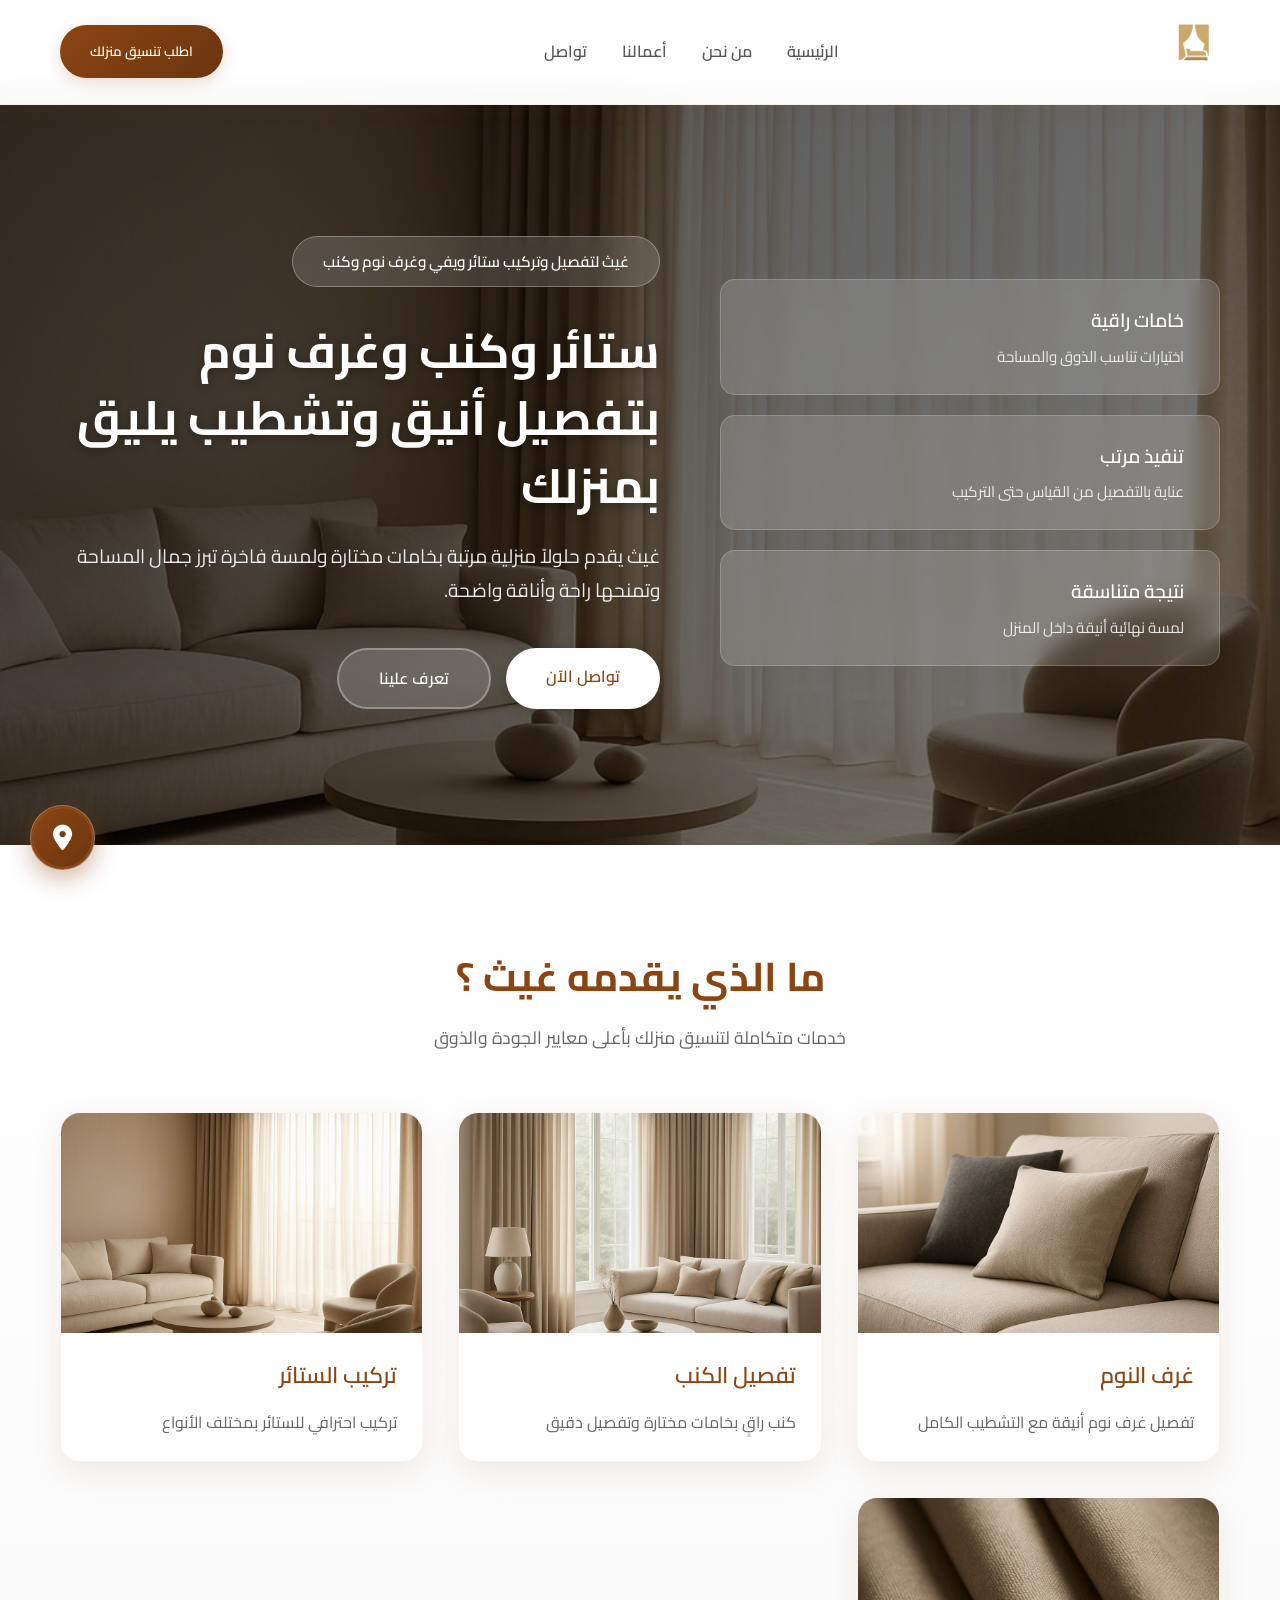
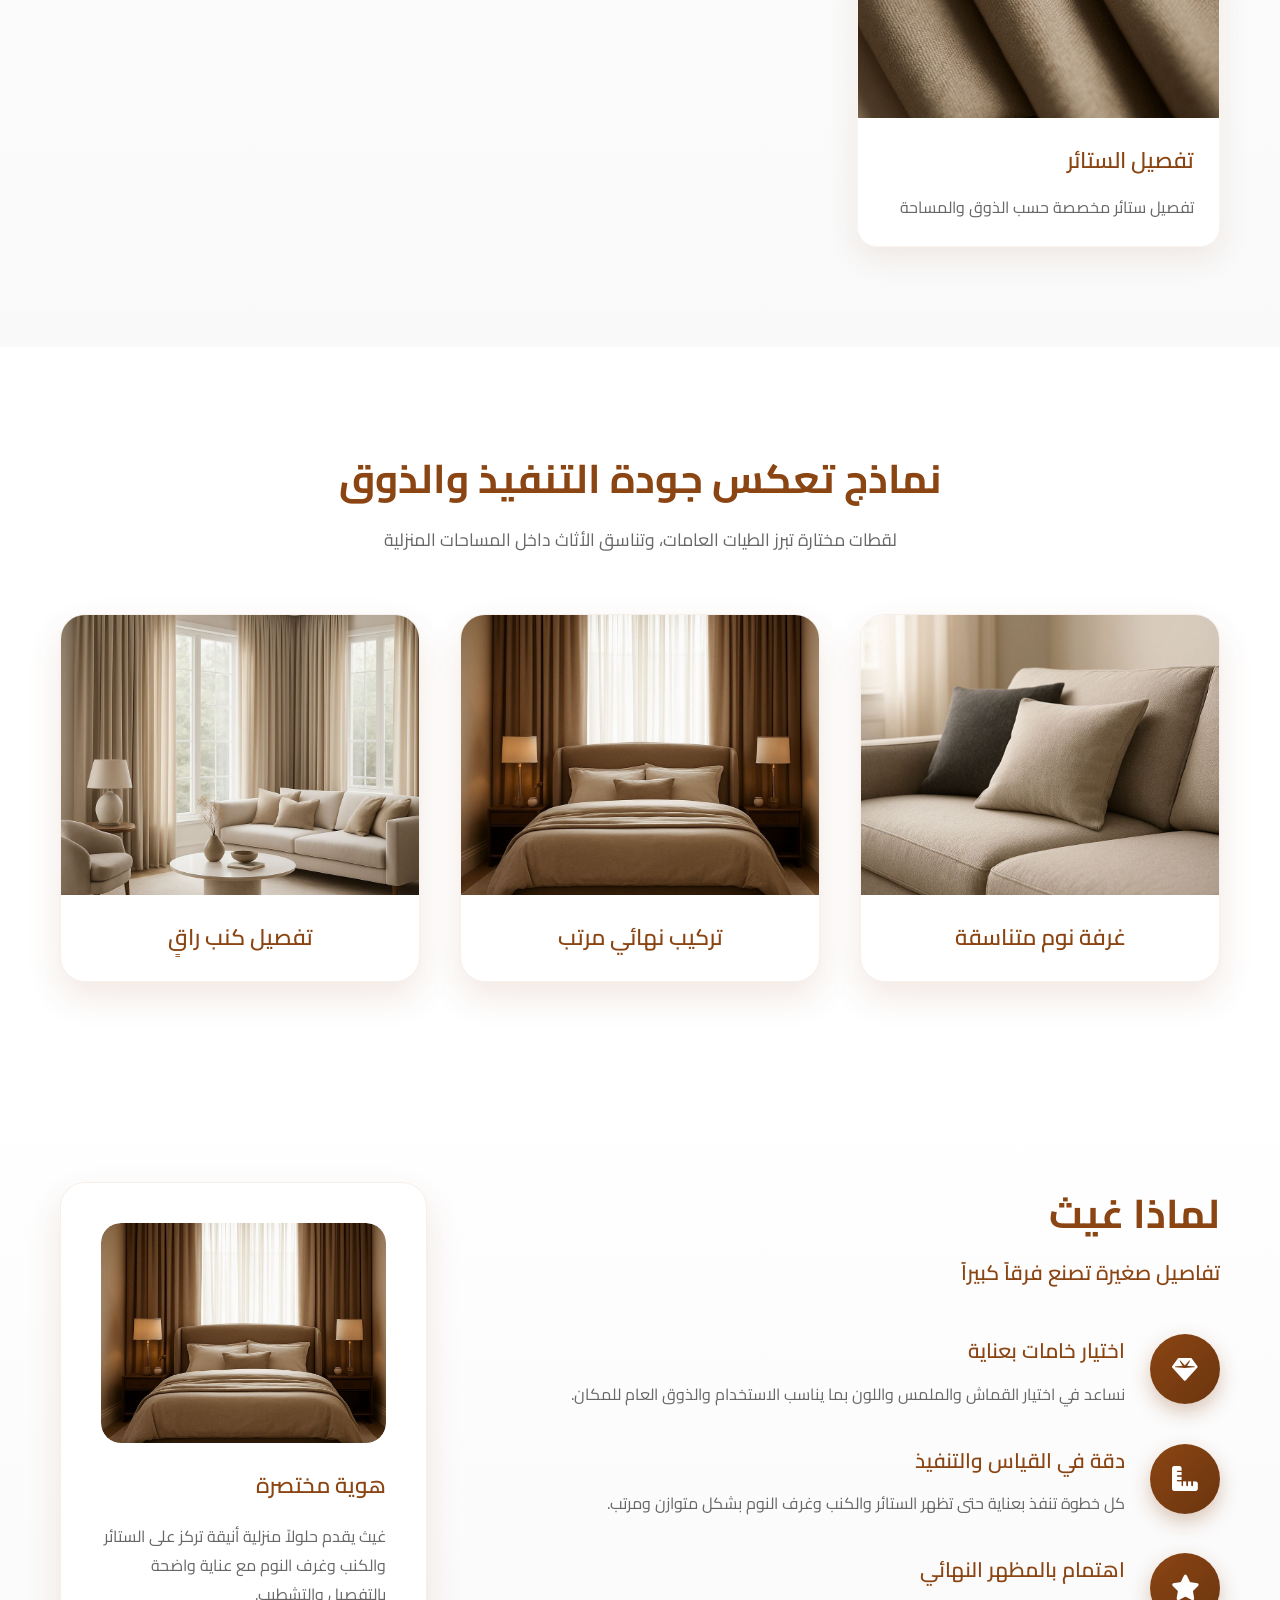
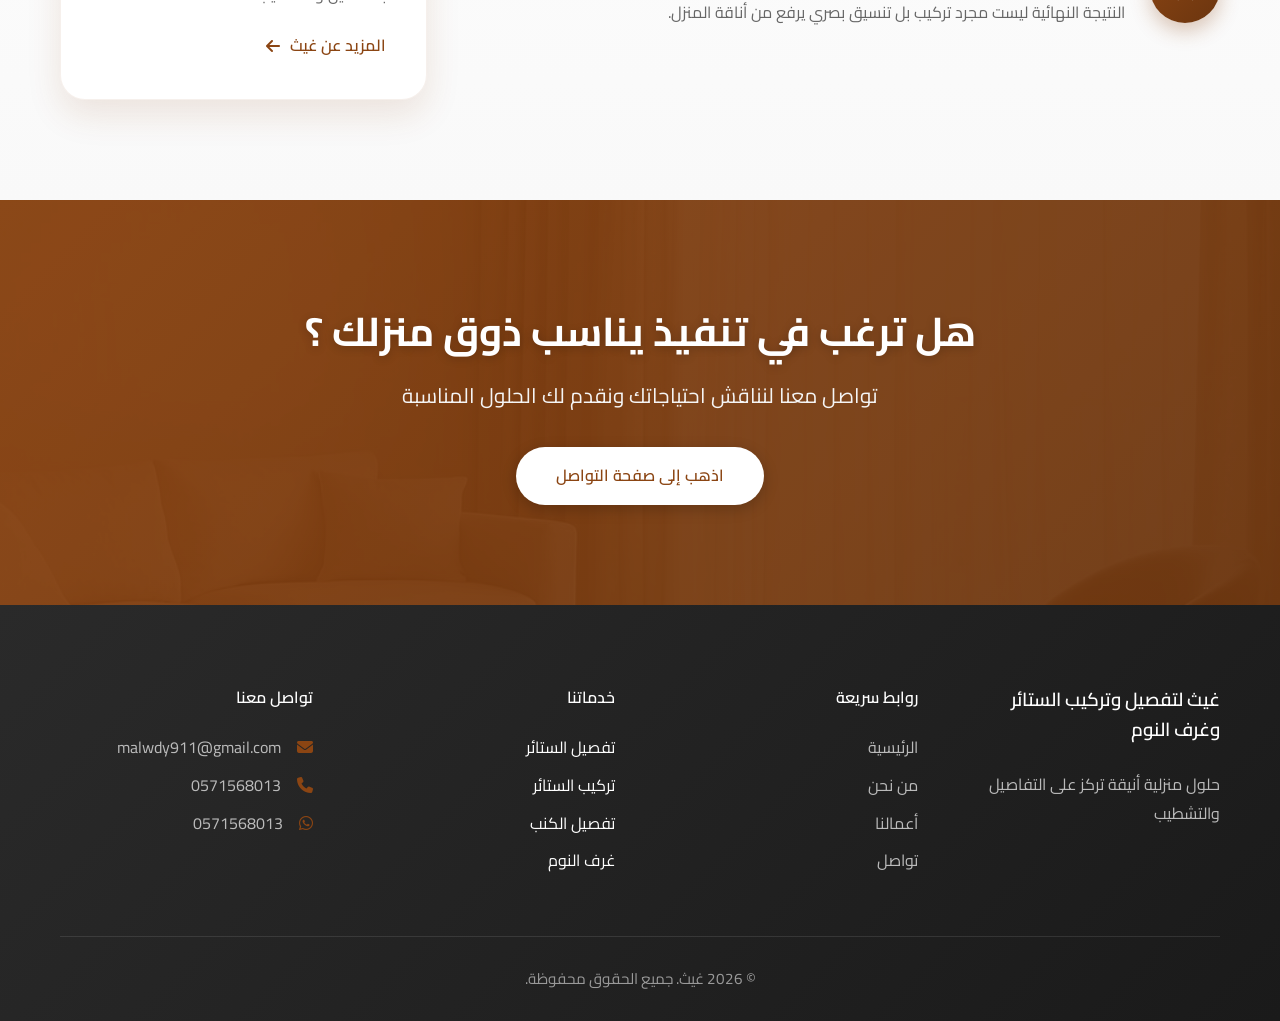
<file: index.html>
<!DOCTYPE html>
<html lang="ar" dir="rtl">
<head>
    <meta name="google-site-verification" content="BeboCpTe2YjAVqlKWO8pGg_2lWOqFAIeKB_dyXPotv4" />
    <meta charset="UTF-8">
    <meta name="viewport" content="width=device-width, initial-scale=1.0">
    <title>غيث - تفصيل وتركيب الستائر وغرف النوم</title>
    <meta name="description" content="غيث لتفصيل وتركيب الستائر وغرف النوم وكنب - خدمات منزلية أنيقة بخامات مختارة وتشطيب راقٍ في المملكة العربية السعودية">
    <meta name="keywords" content="تفصيل الستائر, تركيب الستائر, غرف النوم, تفصيل الكنب, ديكور منزلي, تشطيب منزلي, السعودية">
    <meta name="author" content="غيث">
    <meta name="robots" content="index, follow">
    <meta property="og:title" content="غيث - تفصيل وتركيب الستائر وغرف النوم">
    <meta property="og:description" content="غيث يقدم حلولاً منزلية أنيقة لتفصيل وتركيب الستائر وغرف النوم وكنب">
    <meta property="og:type" content="website">
    <meta property="og:image" content="https://yourusername.github.io/ghaith/images/living-room-1.png">
    <meta name="twitter:card" content="summary_large_image">
    <link rel="stylesheet" href="css/style.css">
    <link rel="stylesheet" href="https://cdnjs.cloudflare.com/ajax/libs/font-awesome/6.4.0/css/all.min.css">
    <link href="https://fonts.googleapis.com/css2?family=Cairo:wght@300;400;600;700;800&display=swap" rel="stylesheet">
</head>
<body>
    <!-- Navigation -->
    <nav class="navbar">
        <div class="container">
            <div class="nav-content">
                <div class="logo">
                    <img src="images/logo.png" alt="غيث" class="logo-img">
                </div>
                <ul class="nav-links">
                    <li><a href="index.html" class="active">الرئيسية</a></li>
                    <li><a href="about.html">من نحن</a></li>
                    <li><a href="portfolio.html">أعمالنا</a></li>
                    <li><a href="contact.html">تواصل</a></li>
                </ul>
                <button class="cta-button">اطلب تنسيق منزلك</button>
                <div class="mobile-menu-btn">
                    <i class="fas fa-bars"></i>
                </div>
            </div>
        </div>
    </nav>

    <!-- Hero Section -->
    <section class="hero">
        <div class="container">
            <div class="hero-content">
                <div class="hero-left">
                    <div class="hero-features">
                        <div class="feature-box">
                            <h3>خامات راقية</h3>
                            <p>اختيارات تناسب الذوق والمساحة</p>
                        </div>
                        <div class="feature-box">
                            <h3>تنفيذ مرتب</h3>
                            <p>عناية بالتفصيل من القياس حتى التركيب</p>
                        </div>
                        <div class="feature-box">
                            <h3>نتيجة متناسقة</h3>
                            <p>لمسة نهائية أنيقة داخل المنزل</p>
                        </div>
                    </div>
                </div>
                <div class="hero-right">
                    <div class="hero-badge">
                        <span>غيث لتفصيل وتركيب ستائر ويفي وغرف نوم وكنب</span>
                    </div>
                    <div class="hero-text">
                        <h1>ستائر وكنب وغرف نوم بتفصيل أنيق وتشطيب يليق بمنزلك</h1>
                        <p>غيث يقدم حلولاً منزلية مرتبة بخامات مختارة ولمسة فاخرة تبرز جمال المساحة وتمنحها راحة وأناقة واضحة.</p>
                    </div>
                    <div class="hero-buttons">
                        <a href="contact.html" class="btn-primary">تواصل الآن</a>
                        <a href="about.html" class="btn-secondary">تعرف علينا</a>
                    </div>
                </div>
            </div>
        </div>
    </section>

    <!-- Services Section -->
    <section class="services">
        <div class="container">
            <div class="section-header">
                <h2>ما الذي يقدمه غيث ؟</h2>
                <p>خدمات متكاملة لتنسيق منزلك بأعلى معايير الجودة والذوق</p>
            </div>
            <div class="services-grid">
                <div class="service-card">
                    <div class="service-image">
                        <img src="images/bedroom.jpg" alt="غرف النوم">
                    </div>
                    <h3>غرف النوم</h3>
                    <p>تفصيل غرف نوم أنيقة مع التشطيب الكامل</p>
                </div>
                <div class="service-card">
                    <div class="service-image">
                        <img src="images/living-room-2.jpg" alt="تفصيل الكنب">
                    </div>
                    <h3>تفصيل الكنب</h3>
                    <p>كنب راقٍ بخامات مختارة وتفصيل دقيق</p>
                </div>
                <div class="service-card">
                    <div class="service-image">
                        <img src="images/living-room-1.png" alt="تركيب الستائر">
                    </div>
                    <h3>تركيب الستائر</h3>
                    <p>تركيب احترافي للستائر بمختلف الأنواع</p>
                </div>
                <div class="service-card">
                    <div class="service-image">
                        <img src="images/fabric-texture.png" alt="تفصيل الستائر">
                    </div>
                    <h3>تفصيل الستائر</h3>
                    <p>تفصيل ستائر مخصصة حسب الذوق والمساحة</p>
            </div>
        </div>
    </section>

    <!-- Portfolio Section -->
    <section class="portfolio">
        <div class="container">
            <div class="section-header">
                <h2>نماذج تعكس جودة التنفيذ والذوق</h2>
                <p>لقطات مختارة تبرز الطيات العامات، وتناسق الأثاث داخل المساحات المنزلية</p>
            </div>
            <div class="portfolio-grid">
                <div class="portfolio-card">
                    <div class="portfolio-image">
                        <img src="images/bedroom.jpg" alt="غرفة نوم متناسقة">
                    </div>
                    <h3>غرفة نوم متناسقة</h3>
                </div>
                <div class="portfolio-card">
                    <div class="portfolio-image">
                        <img src="images/materials.jpg" alt="تركيب نهائي مرتب">
                    </div>
                    <h3>تركيب نهائي مرتب</h3>
                </div>
                <div class="portfolio-card">
                    <div class="portfolio-image">
                        <img src="images/living-room-2.jpg" alt="تفصيل كنب راقٍ">
                    </div>
                    <h3>تفصيل كنب راقٍ</h3>
                </div>
            </div>
        </div>
    </section>

    <!-- Why Ghaith Section -->
    <section class="why-ghaith">
        <div class="container">
            <div class="why-content">
                <div class="why-text">
                    <h2>لماذا غيث</h2>
                    <p>تفاصيل صغيرة تصنع فرقاً كبيراً</p>
                    <div class="why-points">
                        <div class="why-point">
                            <div class="why-icon">
                                <i class="fas fa-gem"></i>
                            </div>
                            <div class="why-info">
                                <h3>اختيار خامات بعناية</h3>
                                <p>نساعد في اختيار القماش والملمس واللون بما يناسب الاستخدام والذوق العام للمكان.</p>
                            </div>
                        </div>
                        <div class="why-point">
                            <div class="why-icon">
                                <i class="fas fa-ruler-combined"></i>
                            </div>
                            <div class="why-info">
                                <h3>دقة في القياس والتنفيذ</h3>
                                <p>كل خطوة تنفذ بعناية حتى تظهر الستائر والكنب وغرف النوم بشكل متوازن ومرتب.</p>
                            </div>
                        </div>
                        <div class="why-point">
                            <div class="why-icon">
                                <i class="fas fa-star"></i>
                            </div>
                            <div class="why-info">
                                <h3>اهتمام بالمظهر النهائي</h3>
                                <p>النتيجة النهائية ليست مجرد تركيب بل تنسيق بصري يرفع من أناقة المنزل.</p>
                            </div>
                        </div>
                    </div>
                </div>
                <div class="why-card">
                    <div class="identity-card">
                        <div class="identity-image">
                            <img src="images/materials.jpg" alt="هوية مختصرة">
                        </div>
                        <h3>هوية مختصرة</h3>
                        <p>غيث يقدم حلولاً منزلية أنيقة تركز على الستائر والكنب وغرف النوم مع عناية واضحة بالتفصيل والتشطيب.</p>
                        <a href="about.html" class="more-link">المزيد عن غيث <i class="fas fa-arrow-left"></i></a>
                    </div>
                </div>
            </div>
        </div>
    </section>

    <!-- CTA Section -->
    <section class="cta">
        <div class="container">
            <div class="cta-content">
                <h2>هل ترغب في تنفيذ يناسب ذوق منزلك ؟</h2>
                <p>تواصل معنا لنناقش احتياجاتك ونقدم لك الحلول المناسبة</p>
                <a href="contact.html" class="btn-primary">اذهب إلى صفحة التواصل</a>
            </div>
        </div>
    </section>

    <!-- Footer -->
    <footer class="footer">
        <div class="container">
            <div class="footer-content">
                <div class="footer-section">
                    <h3>غيث لتفصيل وتركيب الستائر وغرف النوم</h3>
                    <p>حلول منزلية أنيقة تركز على التفاصيل والتشطيب</p>
                </div>
                <div class="footer-section">
                    <h4>روابط سريعة</h4>
                    <ul>
                        <li><a href="index.html">الرئيسية</a></li>
                        <li><a href="about.html">من نحن</a></li>
                        <li><a href="portfolio.html">أعمالنا</a></li>
                        <li><a href="contact.html">تواصل</a></li>
                    </ul>
                </div>
                <div class="footer-section">
                    <h4>خدماتنا</h4>
                    <ul>
                        <li>تفصيل الستائر</li>
                        <li>تركيب الستائر</li>
                        <li>تفصيل الكنب</li>
                        <li>غرف النوم</li>
                    </ul>
                </div>
                <div class="footer-section">
                    <h4>تواصل معنا</h4>
                    <ul>
                        <li><i class="fas fa-envelope"></i> <a href="mailto:malwdy911@gmail.com">malwdy911@gmail.com</a></li>
                        <li><i class="fas fa-phone"></i> <a href="tel:0571568013">0571568013</a></li>
                        <li><i class="fab fa-whatsapp"></i> <a href="https://wa.me/966571568013" target="_blank">0571568013</a></li>
                    </ul>
                </div>
            </div>
            <div class="footer-bottom">
                <p>&copy; 2026 غيث. جميع الحقوق محفوظة.</p>
            </div>
        </div>
    </footer>

    <script src="js/script.js"></script>

    <!-- Location Button -->
    <a href="https://maps.app.goo.gl/yproCxchgZLCJvTRA" target="_blank" class="location-button" title="موقع المحل">
        <i class="fas fa-map-marker-alt"></i>
    </a>
</body>
</html>
</file>
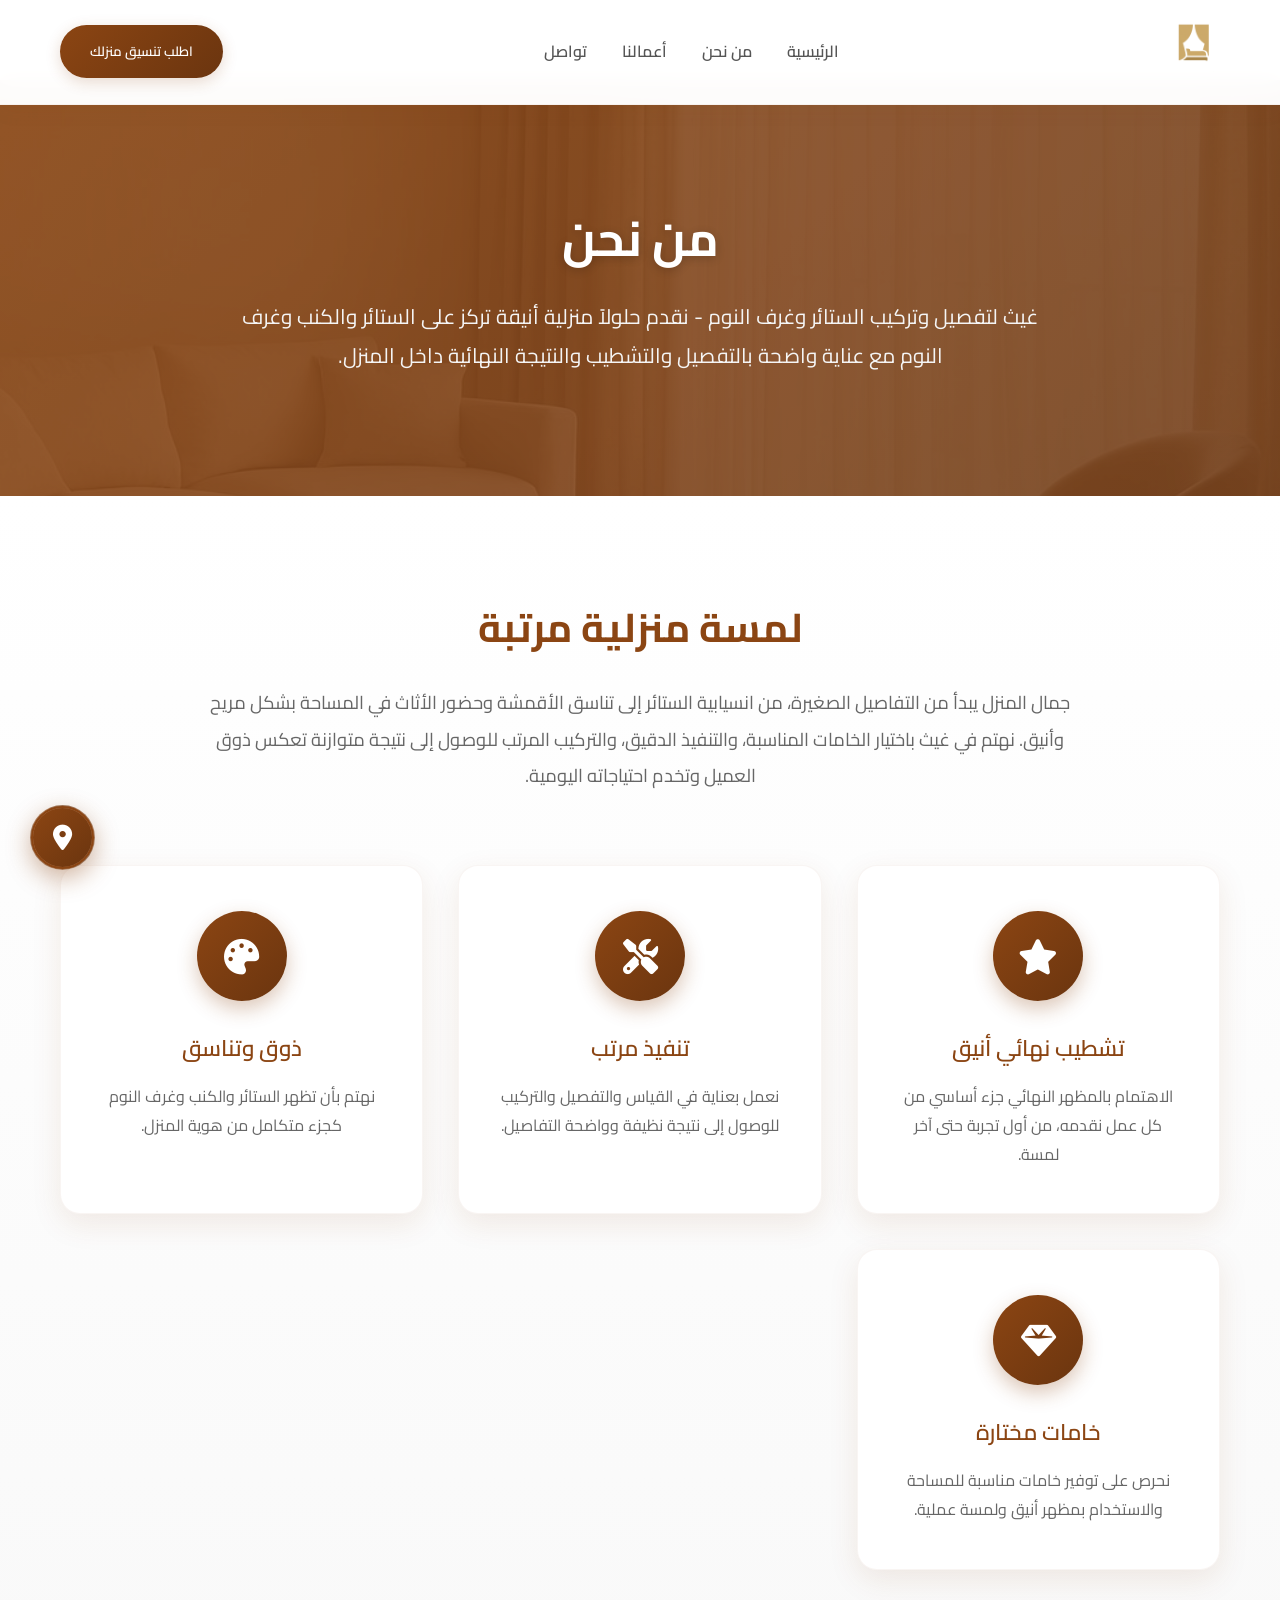
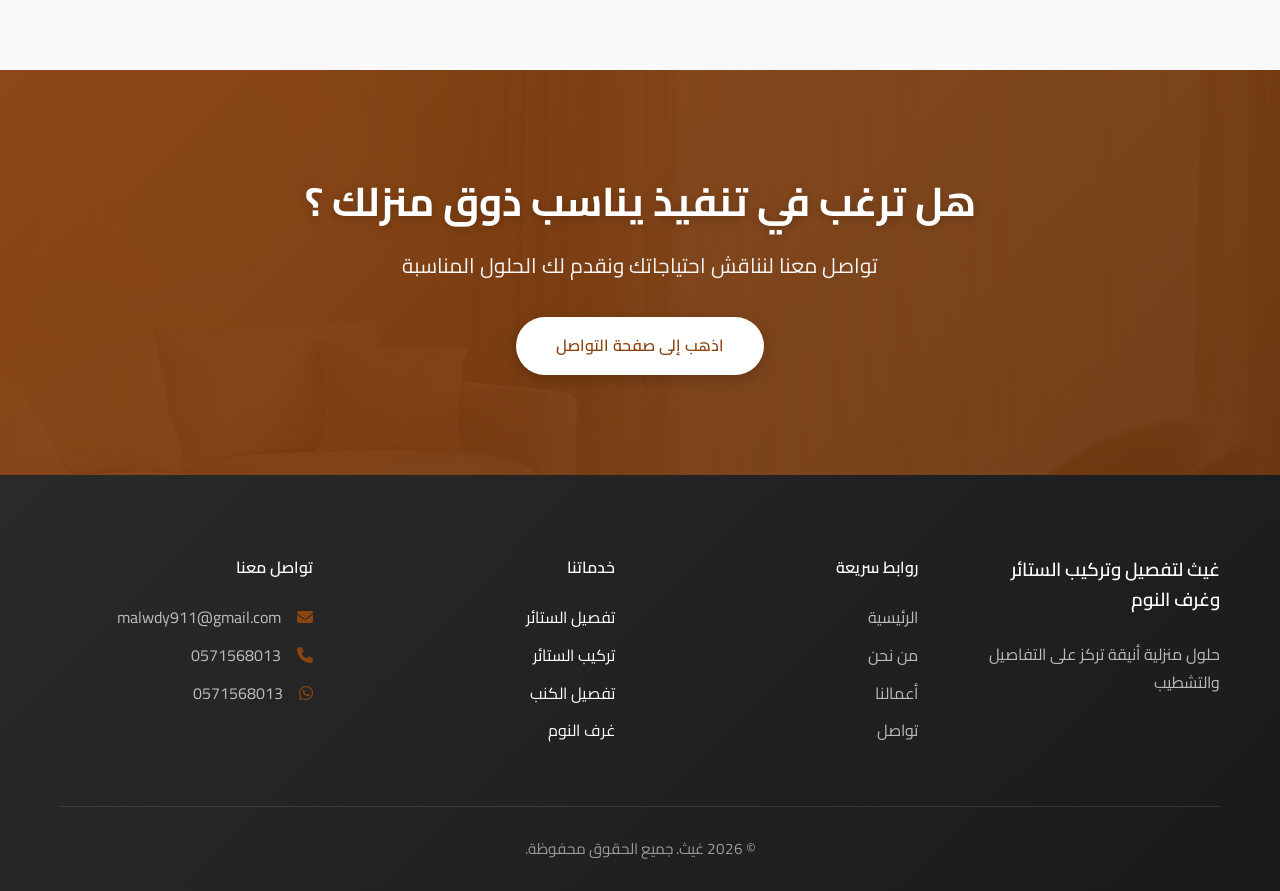
<file: about.html>
<!DOCTYPE html>
<html lang="ar" dir="rtl">
<head>
    <meta charset="UTF-8">
    <meta name="viewport" content="width=device-width, initial-scale=1.0">
    <title>من نحن - غيث - تفصيل وتركيب الستائر وغرف النوم</title>
    <meta name="description" content="تعرف على غيث - الشركة الرائدة في تفصيل وتركيب الستائر وغرف النوم وكنب في المملكة العربية السعودية">
    <meta name="keywords" content="غيث, تفصيل الستائر, تركيب الستائر, غرف النوم, عن الشركة, من نحن">
    <meta name="robots" content="index, follow">
    <link rel="stylesheet" href="css/style.css">
    <link rel="stylesheet" href="css/about.css">
    <link rel="stylesheet" href="https://cdnjs.cloudflare.com/ajax/libs/font-awesome/6.4.0/css/all.min.css">
    <link href="https://fonts.googleapis.com/css2?family=Cairo:wght@300;400;600;700;800&display=swap" rel="stylesheet">
</head>
<body>
    <!-- Navigation -->
    <nav class="navbar">
        <div class="container">
            <div class="nav-content">
                <div class="logo">
                    <img src="images/logo.png" alt="غيث" class="logo-img">
                </div>
                <ul class="nav-links">
                    <li><a href="index.html">الرئيسية</a></li>
                    <li><a href="about.html" class="active">من نحن</a></li>
                    <li><a href="portfolio.html">أعمالنا</a></li>
                    <li><a href="contact.html">تواصل</a></li>
                </ul>
                <button class="cta-button">اطلب تنسيق منزلك</button>
                <div class="mobile-menu-btn">
                    <i class="fas fa-bars"></i>
                </div>
            </div>
        </div>
    </nav>

    <!-- About Hero -->
    <section class="about-hero">
        <div class="container">
            <div class="about-hero-content">
                <h1>من نحن</h1>
                <p>غيث لتفصيل وتركيب الستائر وغرف النوم - نقدم حلولاً منزلية أنيقة تركز على الستائر والكنب وغرف النوم مع عناية واضحة بالتفصيل والتشطيب والنتيجة النهائية داخل المنزل.</p>
            </div>
        </div>
    </section>

    <!-- About Content -->
    <section class="about-content">
        <div class="container">
            <div class="about-section">
                <h2>لمسة منزلية مرتبة</h2>
                <p>جمال المنزل يبدأ من التفاصيل الصغيرة، من انسيابية الستائر إلى تناسق الأقمشة وحضور الأثاث في المساحة بشكل مريح وأنيق. نهتم في غيث باختيار الخامات المناسبة، والتنفيذ الدقيق، والتركيب المرتب للوصول إلى نتيجة متوازنة تعكس ذوق العميل وتخدم احتياجاته اليومية.</p>
            </div>

            <div class="features-grid">
                <div class="feature-item">
                    <div class="feature-icon">
                        <i class="fas fa-star"></i>
                    </div>
                    <h3>تشطيب نهائي أنيق</h3>
                    <p>الاهتمام بالمظهر النهائي جزء أساسي من كل عمل نقدمه، من أول تجربة حتى آخر لمسة.</p>
                </div>
                <div class="feature-item">
                    <div class="feature-icon">
                        <i class="fas fa-tools"></i>
                    </div>
                    <h3>تنفيذ مرتب</h3>
                    <p>نعمل بعناية في القياس والتفصيل والتركيب للوصول إلى نتيجة نظيفة وواضحة التفاصيل.</p>
                </div>
                <div class="feature-item">
                    <div class="feature-icon">
                        <i class="fas fa-palette"></i>
                    </div>
                    <h3>ذوق وتناسق</h3>
                    <p>نهتم بأن تظهر الستائر والكنب وغرف النوم كجزء متكامل من هوية المنزل.</p>
                </div>
                <div class="feature-item">
                    <div class="feature-icon">
                        <i class="fas fa-gem"></i>
                    </div>
                    <h3>خامات مختارة</h3>
                    <p>نحرص على توفير خامات مناسبة للمساحة والاستخدام بمظهر أنيق ولمسة عملية.</p>
                </div>
            </div>
        </div>
    </section>

    <!-- CTA Section -->
    <section class="cta">
        <div class="container">
            <div class="cta-content">
                <h2>هل ترغب في تنفيذ يناسب ذوق منزلك ؟</h2>
                <p>تواصل معنا لنناقش احتياجاتك ونقدم لك الحلول المناسبة</p>
                <a href="contact.html" class="btn-primary">اذهب إلى صفحة التواصل</a>
            </div>
        </div>
    </section>

    <!-- Footer -->
    <footer class="footer">
        <div class="container">
            <div class="footer-content">
                <div class="footer-section">
                    <h3>غيث لتفصيل وتركيب الستائر وغرف النوم</h3>
                    <p>حلول منزلية أنيقة تركز على التفاصيل والتشطيب</p>
                </div>
                <div class="footer-section">
                    <h4>روابط سريعة</h4>
                    <ul>
                        <li><a href="index.html">الرئيسية</a></li>
                        <li><a href="about.html">من نحن</a></li>
                        <li><a href="portfolio.html">أعمالنا</a></li>
                        <li><a href="contact.html">تواصل</a></li>
                    </ul>
                </div>
                <div class="footer-section">
                    <h4>خدماتنا</h4>
                    <ul>
                        <li>تفصيل الستائر</li>
                        <li>تركيب الستائر</li>
                        <li>تفصيل الكنب</li>
                        <li>غرف النوم</li>
                    </ul>
                </div>
                <div class="footer-section">
                    <h4>تواصل معنا</h4>
                    <ul>
                        <li><i class="fas fa-envelope"></i> <a href="mailto:malwdy911@gmail.com">malwdy911@gmail.com</a></li>
                        <li><i class="fas fa-phone"></i> <a href="tel:0571568013">0571568013</a></li>
                        <li><i class="fab fa-whatsapp"></i> <a href="https://wa.me/966571568013" target="_blank">0571568013</a></li>
                    </ul>
                </div>
            </div>
            <div class="footer-bottom">
                <p>&copy; 2026 غيث. جميع الحقوق محفوظة.</p>
            </div>
        </div>
    </footer>

    <script src="js/script.js"></script>

    <!-- Location Button -->
    <a href="https://maps.app.goo.gl/yproCxchgZLCJvTRA" target="_blank" class="location-button" title="موقع المحل">
        <i class="fas fa-map-marker-alt"></i>
    </a>
</body>
</html>
</file>
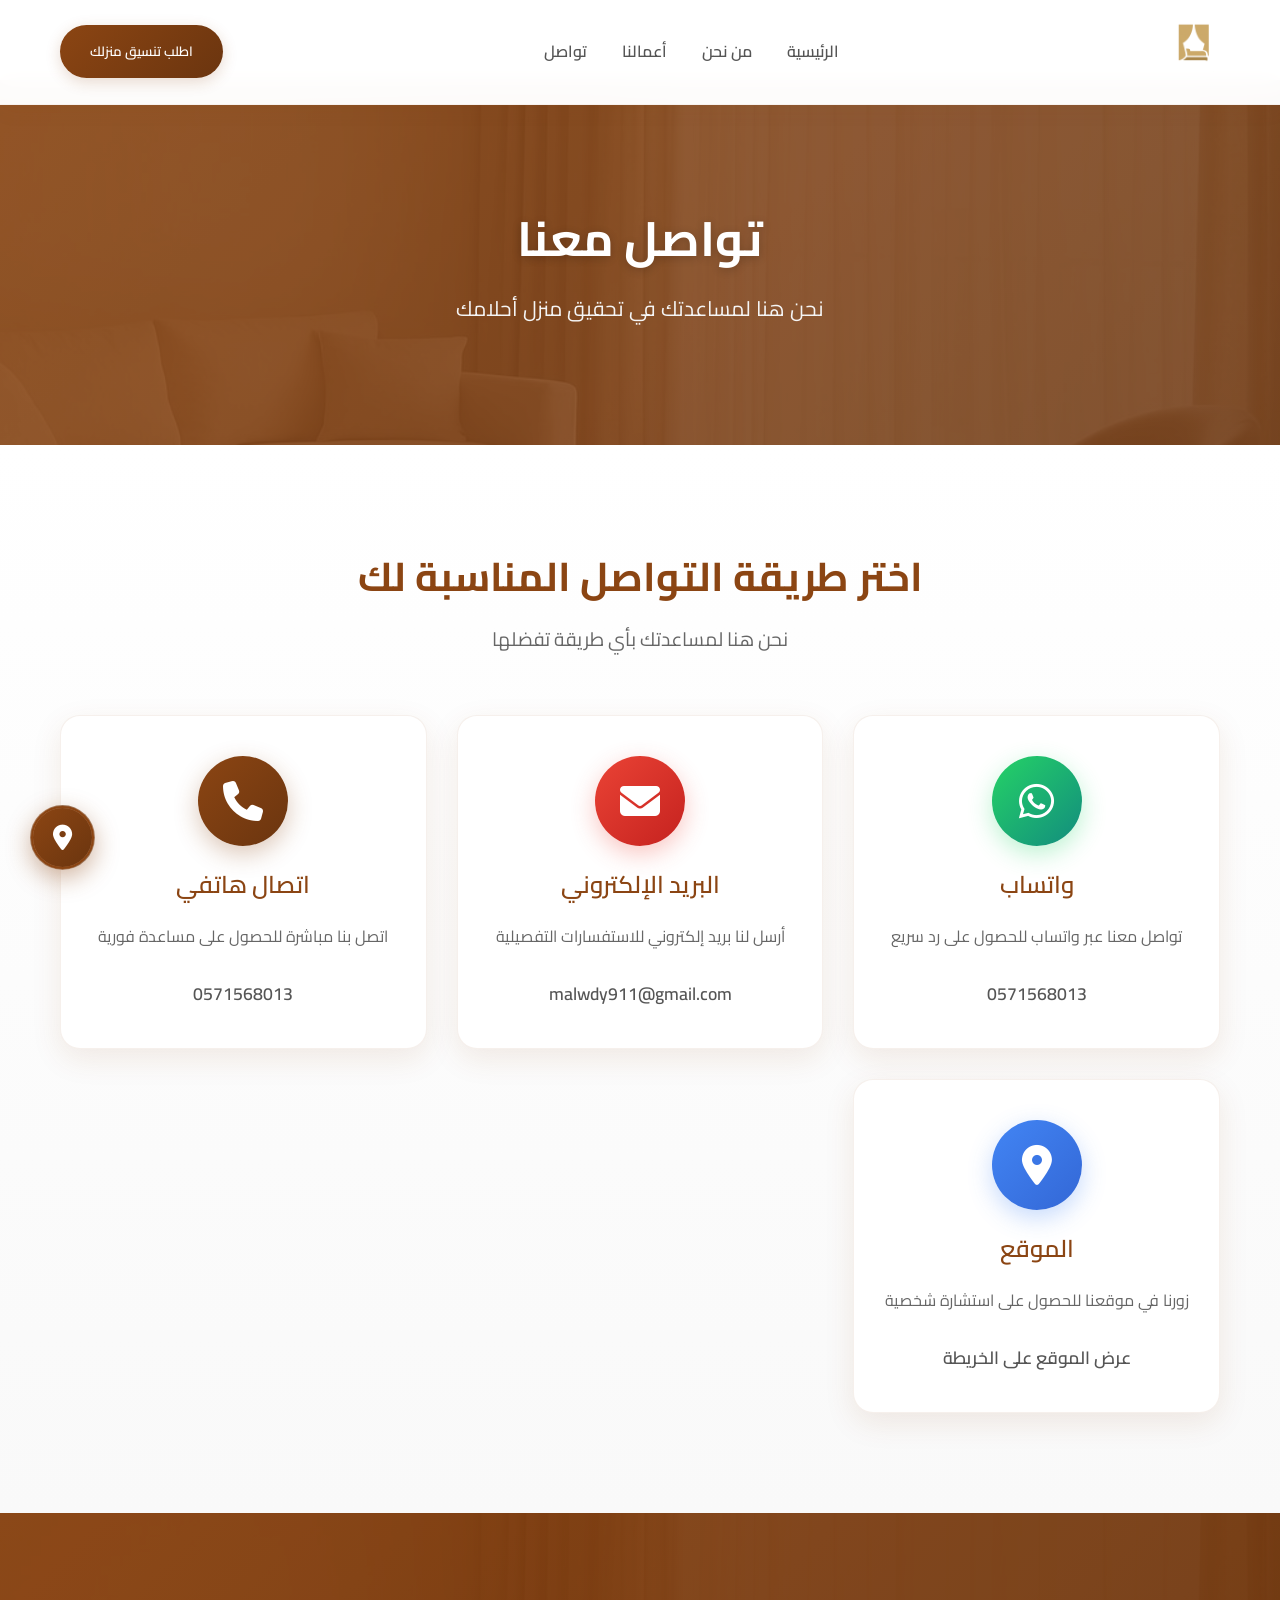
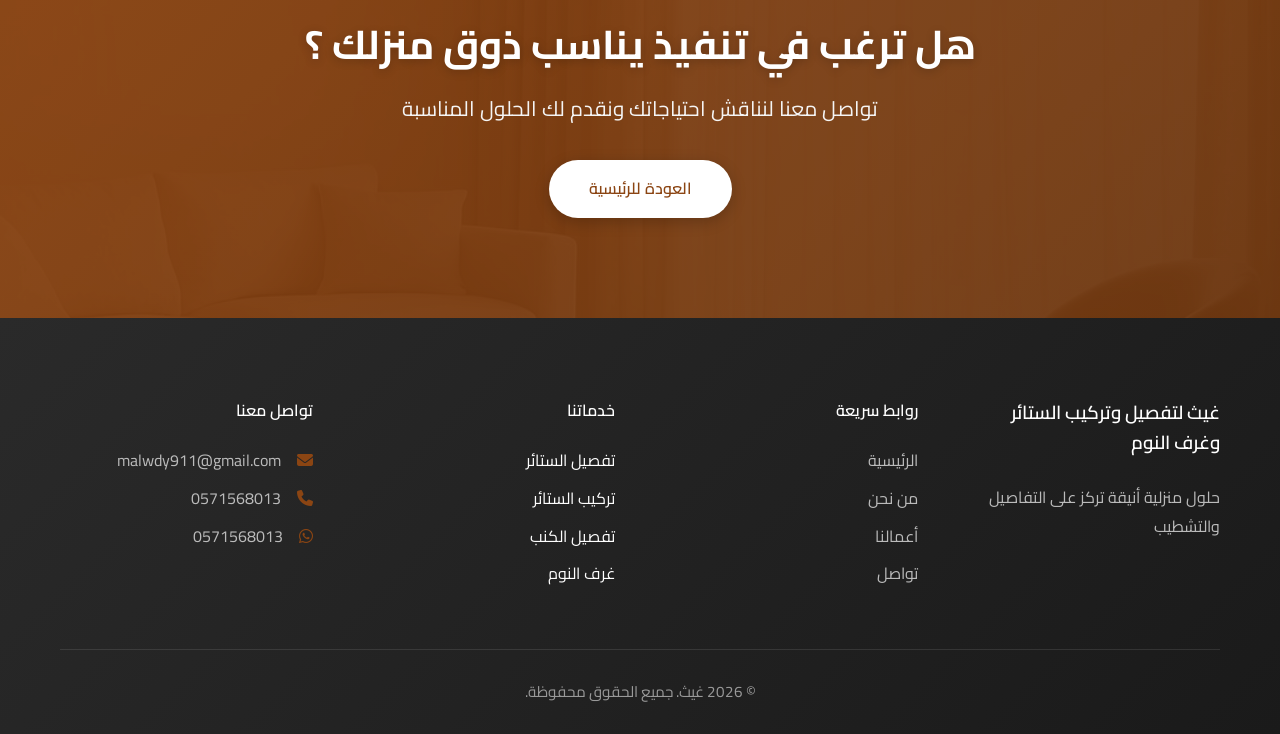
<file: contact.html>
<!DOCTYPE html>
<html lang="ar" dir="rtl">
<head>
    <meta charset="UTF-8">
    <meta name="viewport" content="width=device-width, initial-scale=1.0">
    <title>تواصل معنا - غيث</title>
    <meta name="description" content="تواصل مع غيث لتفصيل وتركيب الستائر وغرف النوم - واتساب، إيميل، هاتف، وموقع المحل">
    <meta name="keywords" content="تواصل مع غيث, واتساب, ايميل, هاتف, موقع المحل, تفصيل الستائر">
    <meta name="robots" content="index, follow">
    <link rel="stylesheet" href="css/style.css">
    <link rel="stylesheet" href="css/contact.css">
    <link rel="stylesheet" href="https://cdnjs.cloudflare.com/ajax/libs/font-awesome/6.4.0/css/all.min.css">
    <link href="https://fonts.googleapis.com/css2?family=Cairo:wght@300;400;600;700;800&display=swap" rel="stylesheet">
</head>
<body>
    <!-- Navigation -->
    <nav class="navbar">
        <div class="container">
            <div class="nav-content">
                <div class="logo">
                    <img src="images/logo.png" alt="غيث" class="logo-img">
                </div>
                <ul class="nav-links">
                    <li><a href="index.html">الرئيسية</a></li>
                    <li><a href="about.html">من نحن</a></li>
                    <li><a href="portfolio.html">أعمالنا</a></li>
                    <li><a href="contact.html" class="active">تواصل</a></li>
                </ul>
                <button class="cta-button">اطلب تنسيق منزلك</button>
                <div class="mobile-menu-btn">
                    <i class="fas fa-bars"></i>
                </div>
            </div>
        </div>
    </nav>

    <!-- Contact Hero -->
    <section class="contact-hero">
        <div class="container">
            <div class="contact-hero-content">
                <h1>تواصل معنا</h1>
                <p>نحن هنا لمساعدتك في تحقيق منزل أحلامك</p>
            </div>
        </div>
    </section>

    <!-- Contact Content -->
    <section class="contact-content">
        <div class="container">
            <div class="contact-header">
                <h2>اختر طريقة التواصل المناسبة لك</h2>
                <p>نحن هنا لمساعدتك بأي طريقة تفضلها</p>
            </div>

            <div class="contact-cards">
                <a href="https://wa.me/966571568013" target="_blank" class="contact-card whatsapp-card">
                    <div class="contact-card-icon">
                        <i class="fab fa-whatsapp"></i>
                    </div>
                    <h3>واتساب</h3>
                    <p>تواصل معنا عبر واتساب للحصول على رد سريع</p>
                    <span class="contact-number">0571568013</span>
                </a>

                <a href="mailto:malwdy911@gmail.com" class="contact-card email-card">
                    <div class="contact-card-icon">
                        <i class="fas fa-envelope"></i>
                    </div>
                    <h3>البريد الإلكتروني</h3>
                    <p>أرسل لنا بريد إلكتروني للاستفسارات التفصيلية</p>
                    <span class="contact-email">malwdy911@gmail.com</span>
                </a>

                <a href="tel:0571568013" class="contact-card phone-card">
                    <div class="contact-card-icon">
                        <i class="fas fa-phone"></i>
                    </div>
                    <h3>اتصال هاتفي</h3>
                    <p>اتصل بنا مباشرة للحصول على مساعدة فورية</p>
                    <span class="contact-number">0571568013</span>
                </a>

                <a href="https://maps.app.goo.gl/yproCxchgZLCJvTRA" target="_blank" class="contact-card location-card">
                    <div class="contact-card-icon">
                        <i class="fas fa-map-marker-alt"></i>
                    </div>
                    <h3>الموقع</h3>
                    <p>زورنا في موقعنا للحصول على استشارة شخصية</p>
                    <span class="contact-location">عرض الموقع على الخريطة</span>
                </a>
            </div>
        </div>
    </section>

    <!-- CTA Section -->
    <section class="cta">
        <div class="container">
            <div class="cta-content">
                <h2>هل ترغب في تنفيذ يناسب ذوق منزلك ؟</h2>
                <p>تواصل معنا لنناقش احتياجاتك ونقدم لك الحلول المناسبة</p>
                <a href="index.html" class="btn-primary">العودة للرئيسية</a>
            </div>
        </div>
    </section>

    <!-- Footer -->
    <footer class="footer">
        <div class="container">
            <div class="footer-content">
                <div class="footer-section">
                    <h3>غيث لتفصيل وتركيب الستائر وغرف النوم</h3>
                    <p>حلول منزلية أنيقة تركز على التفاصيل والتشطيب</p>
                </div>
                <div class="footer-section">
                    <h4>روابط سريعة</h4>
                    <ul>
                        <li><a href="index.html">الرئيسية</a></li>
                        <li><a href="about.html">من نحن</a></li>
                        <li><a href="portfolio.html">أعمالنا</a></li>
                        <li><a href="contact.html">تواصل</a></li>
                    </ul>
                </div>
                <div class="footer-section">
                    <h4>خدماتنا</h4>
                    <ul>
                        <li>تفصيل الستائر</li>
                        <li>تركيب الستائر</li>
                        <li>تفصيل الكنب</li>
                        <li>غرف النوم</li>
                    </ul>
                </div>
                <div class="footer-section">
                    <h4>تواصل معنا</h4>
                    <ul>
                        <li><i class="fas fa-envelope"></i> <a href="mailto:malwdy911@gmail.com">malwdy911@gmail.com</a></li>
                        <li><i class="fas fa-phone"></i> <a href="tel:0571568013">0571568013</a></li>
                        <li><i class="fab fa-whatsapp"></i> <a href="https://wa.me/966571568013" target="_blank">0571568013</a></li>
                    </ul>
                </div>
            </div>
            <div class="footer-bottom">
                <p>&copy; 2026 غيث. جميع الحقوق محفوظة.</p>
            </div>
        </div>
    </footer>

    <script src="js/script.js"></script>

    <!-- Location Button -->
    <a href="https://maps.app.goo.gl/yproCxchgZLCJvTRA" target="_blank" class="location-button" title="موقع المحل">
        <i class="fas fa-map-marker-alt"></i>
    </a>
</body>
</html>
</file>
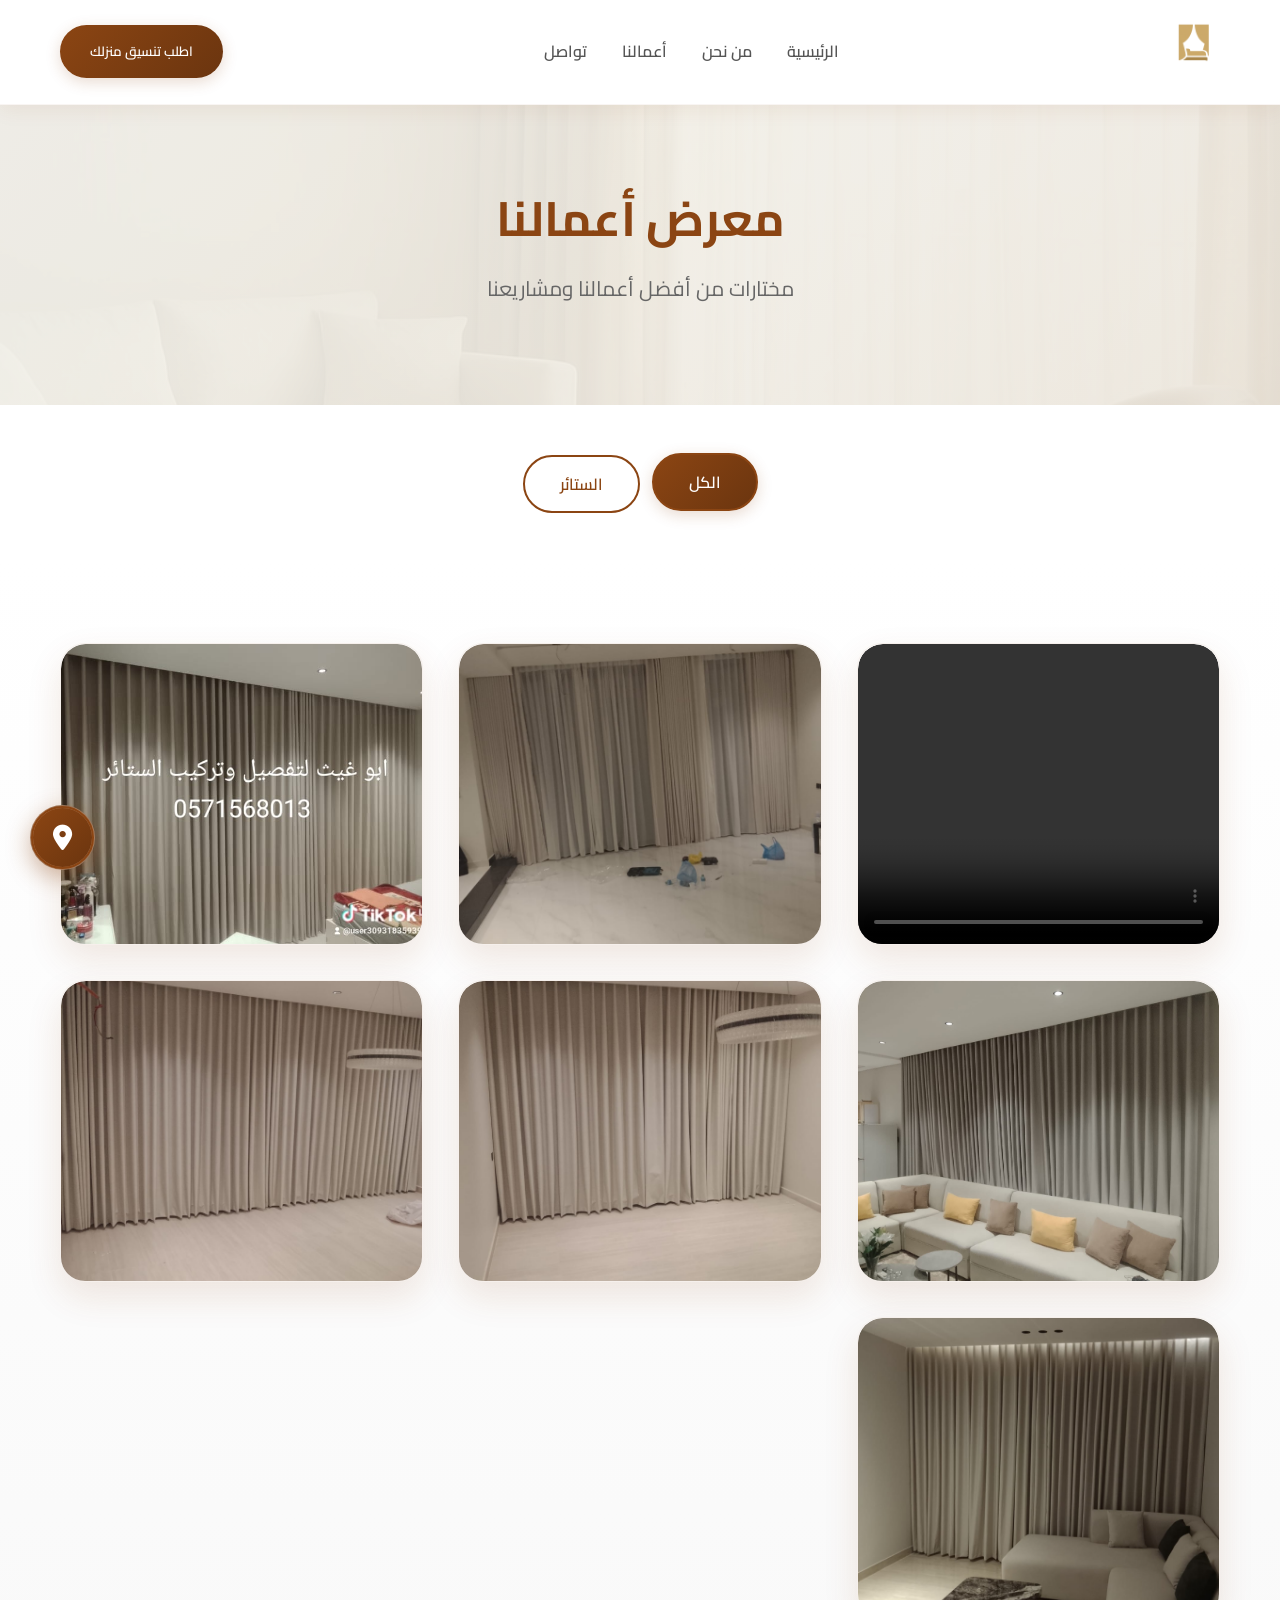
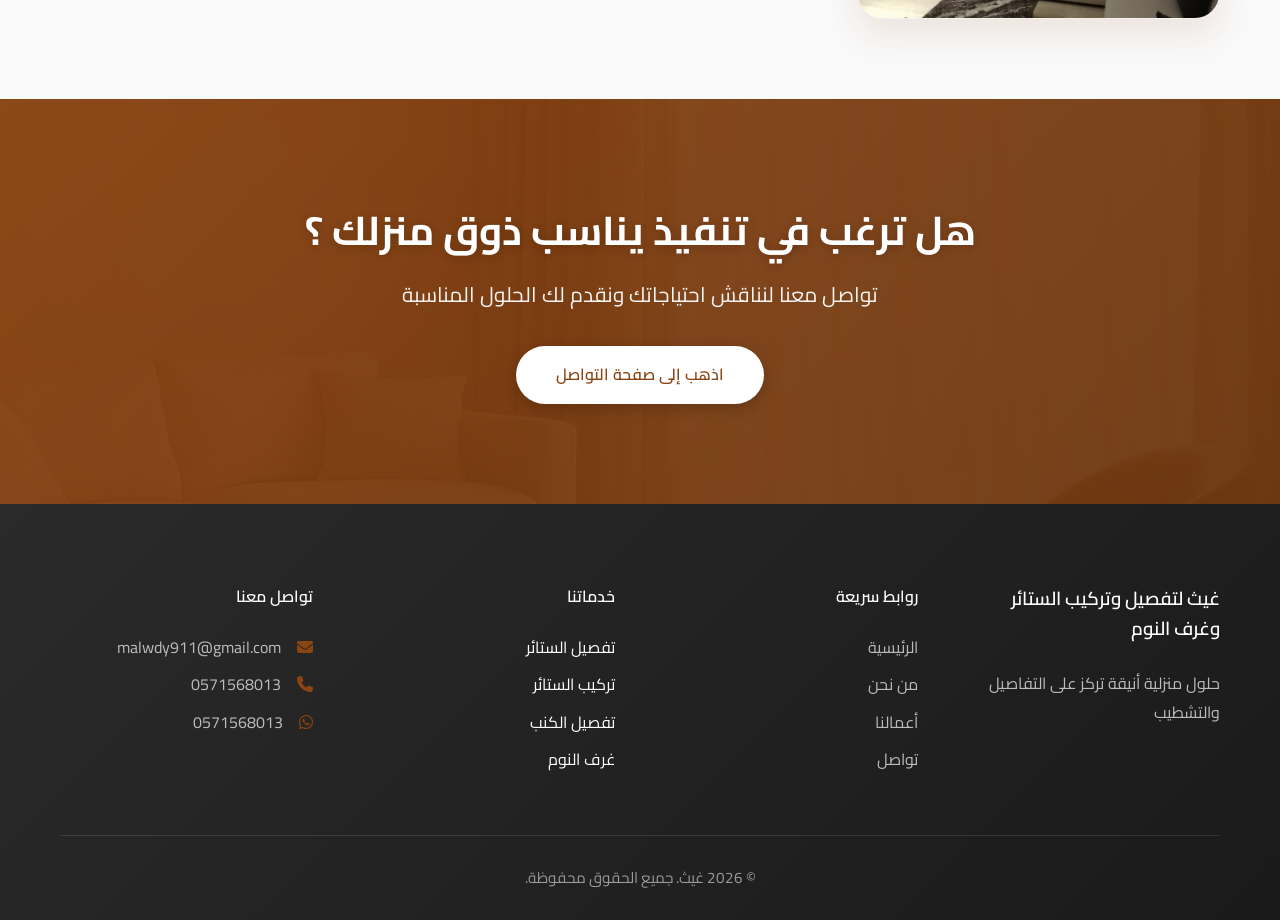
<file: portfolio.html>
<!DOCTYPE html>
<html lang="ar" dir="rtl">
<head>
    <meta charset="UTF-8">
    <meta name="viewport" content="width=device-width, initial-scale=1.0">
    <title>أعمالنا - غيث - تفصيل وتركيب الستائر وغرف النوم</title>
    <meta name="description" content="معرض أعمال غيث - شاهد نماذج من تفصيل وتركيب الستائر وغرف النوم وكنب بجودة عالية">
    <meta name="keywords" content="أعمال غيث, معرض ستائر, معرض غرف نوم, تفصيل ستائر, تشطيب منزلي">
    <meta name="robots" content="index, follow">
    <link rel="stylesheet" href="css/style.css">
    <link rel="stylesheet" href="css/portfolio.css">
    <link rel="stylesheet" href="https://cdnjs.cloudflare.com/ajax/libs/font-awesome/6.4.0/css/all.min.css">
    <link href="https://fonts.googleapis.com/css2?family=Cairo:wght@300;400;600;700;800&display=swap" rel="stylesheet">
</head>
<body>
    <!-- Navigation -->
    <nav class="navbar">
        <div class="container">
            <div class="nav-content">
                <div class="logo">
                    <img src="images/logo.png" alt="غيث" class="logo-img">
                </div>
                <ul class="nav-links">
                    <li><a href="index.html">الرئيسية</a></li>
                    <li><a href="about.html">من نحن</a></li>
                    <li><a href="portfolio.html" class="active">أعمالنا</a></li>
                    <li><a href="contact.html">تواصل</a></li>
                </ul>
                <button class="cta-button">اطلب تنسيق منزلك</button>
                <div class="mobile-menu-btn">
                    <i class="fas fa-bars"></i>
                </div>
            </div>
        </div>
    </nav>

    <!-- Portfolio Hero -->
    <section class="portfolio-hero">
        <div class="container">
            <div class="portfolio-hero-content">
                <h1>معرض أعمالنا</h1>
                <p>مختارات من أفضل أعمالنا ومشاريعنا</p>
            </div>
        </div>
    </section>

    <!-- Portfolio Filter -->
    <section class="portfolio-filter">
        <div class="container">
            <div class="filter-buttons">
                <button class="filter-btn active" data-filter="all">الكل</button>
                <button class="filter-btn" data-filter="curtains">الستائر</button>
            </div>
        </div>
    </section>

    <!-- Portfolio Gallery -->
    <section class="portfolio-gallery">
        <div class="container">
            <div class="gallery-grid">
                <!-- Video Item -->
                <div class="gallery-item gallery-video-item" data-category="curtains">
                    <div class="gallery-image">
                        <video controls class="gallery-video">
                            <source src="images/work-video.mp4" type="video/mp4">
                            متصفحك لا يدعم تشغيل الفيديو
                        </video>
                    </div>
                </div>

                <!-- Curtain Items -->
                <div class="gallery-item" data-category="curtains">
                    <div class="gallery-image">
                        <img src="images/curtain-1.png" alt="ستائر">
                        <div class="gallery-overlay">
                            <h3>ستائر غرفة معيشة</h3>
                            <p>خامات فاخرة وتشطيب ممتاز</p>
                        </div>
                    </div>
                </div>

                <div class="gallery-item" data-category="curtains">
                    <div class="gallery-image">
                        <img src="images/curtain-2.png" alt="ستائر">
                        <div class="gallery-overlay">
                            <h3>ستائر عصرية</h3>
                            <p>تصميم أنيق بخامات عالية الجودة</p>
                        </div>
                    </div>
                </div>

                <div class="gallery-item" data-category="curtains">
                    <div class="gallery-image">
                        <img src="images/curtain-3.png" alt="ستائر">
                        <div class="gallery-overlay">
                            <h3>ستائر غرفة نوم</h3>
                            <p>طيات متناسقة وتنفيذ دقيق</p>
                        </div>
                    </div>
                </div>

                <div class="gallery-item" data-category="curtains">
                    <div class="gallery-image">
                        <img src="images/curtain-4.png" alt="ستائر">
                        <div class="gallery-overlay">
                            <h3>ستائر مطبخ</h3>
                            <p>تصميم عملي وجميل</p>
                        </div>
                    </div>
                </div>

                <div class="gallery-item" data-category="curtains">
                    <div class="gallery-image">
                        <img src="images/curtain-5.png" alt="ستائر">
                        <div class="gallery-overlay">
                            <h3>ستائر مجلس</h3>
                            <p>خامات راقية وتشطيب فاخر</p>
                        </div>
                    </div>
                </div>

                <div class="gallery-item" data-category="curtains">
                    <div class="gallery-image">
                        <img src="images/curtain-6.png" alt="ستائر">
                        <div class="gallery-overlay">
                            <h3>ستائر غرفة معيشة</h3>
                            <p>إضاءة مدمجة وتصميم عصري</p>
                        </div>
                    </div>
                </div>
            </div>
        </div>
    </section>

    <!-- CTA Section -->
    <section class="cta">
        <div class="container">
            <div class="cta-content">
                <h2>هل ترغب في تنفيذ يناسب ذوق منزلك ؟</h2>
                <p>تواصل معنا لنناقش احتياجاتك ونقدم لك الحلول المناسبة</p>
                <a href="contact.html" class="btn-primary">اذهب إلى صفحة التواصل</a>
            </div>
        </div>
    </section>

    <!-- Footer -->
    <footer class="footer">
        <div class="container">
            <div class="footer-content">
                <div class="footer-section">
                    <h3>غيث لتفصيل وتركيب الستائر وغرف النوم</h3>
                    <p>حلول منزلية أنيقة تركز على التفاصيل والتشطيب</p>
                </div>
                <div class="footer-section">
                    <h4>روابط سريعة</h4>
                    <ul>
                        <li><a href="index.html">الرئيسية</a></li>
                        <li><a href="about.html">من نحن</a></li>
                        <li><a href="portfolio.html">أعمالنا</a></li>
                        <li><a href="contact.html">تواصل</a></li>
                    </ul>
                </div>
                <div class="footer-section">
                    <h4>خدماتنا</h4>
                    <ul>
                        <li>تفصيل الستائر</li>
                        <li>تركيب الستائر</li>
                        <li>تفصيل الكنب</li>
                        <li>غرف النوم</li>
                    </ul>
                </div>
                <div class="footer-section">
                    <h4>تواصل معنا</h4>
                    <ul>
                        <li><i class="fas fa-envelope"></i> <a href="mailto:malwdy911@gmail.com">malwdy911@gmail.com</a></li>
                        <li><i class="fas fa-phone"></i> <a href="tel:0571568013">0571568013</a></li>
                        <li><i class="fab fa-whatsapp"></i> <a href="https://wa.me/966571568013" target="_blank">0571568013</a></li>
                    </ul>
                </div>
            </div>
            <div class="footer-bottom">
                <p>&copy; 2026 غيث. جميع الحقوق محفوظة.</p>
            </div>
        </div>
    </footer>

    <script src="js/script.js"></script>
    <script src="js/portfolio.js"></script>

    <!-- Location Button -->
    <a href="https://maps.app.goo.gl/yproCxchgZLCJvTRA" target="_blank" class="location-button" title="موقع المحل">
        <i class="fas fa-map-marker-alt"></i>
    </a>
</body>
</html>
</file>
<file: css/style.css>
* {
    margin: 0;
    padding: 0;
    box-sizing: border-box;
}

body {
    font-family: 'Cairo', sans-serif;
    direction: rtl;
    line-height: 1.6;
    color: #333;
}

.container {
    max-width: 1200px;
    margin: 0 auto;
    padding: 0 20px;
}

/* Navigation */
.navbar {
    background: rgba(255, 255, 255, 0.98);
    backdrop-filter: blur(10px);
    box-shadow: 0 4px 20px rgba(139, 69, 19, 0.08);
    position: fixed;
    width: 100%;
    top: 0;
    z-index: 1000;
    border-bottom: 1px solid rgba(139, 69, 19, 0.05);
}

.nav-content {
    display: flex;
    justify-content: space-between;
    align-items: center;
    padding: 18px 0;
}

.logo h1 {
    font-size: 2rem;
    color: #8B4513;
    font-weight: 800;
}

.logo-img {
    height: 60px;
    width: auto;
    transition: transform 0.3s;
}

.logo-img:hover {
    transform: scale(1.05);
}

.nav-links {
    display: flex;
    list-style: none;
    gap: 35px;
}

.nav-links a {
    text-decoration: none;
    color: #555;
    font-weight: 600;
    transition: all 0.3s;
    position: relative;
    padding: 8px 0;
}

.nav-links a::after {
    content: '';
    position: absolute;
    bottom: 0;
    left: 0;
    width: 0;
    height: 2px;
    background: #8B4513;
    transition: width 0.3s ease;
}

.nav-links a:hover::after,
.nav-links a.active::after {
    width: 100%;
}

.nav-links a:hover,
.nav-links a.active {
    color: #8B4513;
}

.cta-button {
    background: linear-gradient(135deg, #8B4513 0%, #6B350F 100%);
    color: #fff;
    border: none;
    padding: 14px 30px;
    border-radius: 50px;
    font-family: 'Cairo', sans-serif;
    font-weight: 600;
    cursor: pointer;
    transition: all 0.3s;
    box-shadow: 0 4px 15px rgba(139, 69, 19, 0.2);
}

.cta-button:hover {
    transform: translateY(-2px);
    box-shadow: 0 8px 25px rgba(139, 69, 19, 0.3);
}

.mobile-menu-btn {
    display: none;
    font-size: 1.5rem;
    cursor: pointer;
}

/* Hero Section */
.hero {
    margin-top: 80px;
    background: linear-gradient(135deg, rgba(0, 0, 0, 0.7) 0%, rgba(0, 0, 0, 0.5) 100%), url('../images/living-room-1.png');
    background-size: cover;
    background-position: center;
    background-attachment: fixed;
    padding: 120px 0 100px;
    min-height: 85vh;
    display: flex;
    align-items: center;
    position: relative;
}

.hero-content {
    display: grid;
    grid-template-columns: 1fr 1.2fr;
    gap: 60px;
    position: relative;
    z-index: 1;
    align-items: center;
}

.hero-left {
    display: flex;
    flex-direction: column;
    gap: 20px;
}

.hero-right {
    display: flex;
    flex-direction: column;
    gap: 30px;
}

.hero-badge {
    background: rgba(255, 255, 255, 0.15);
    backdrop-filter: blur(10px);
    padding: 12px 30px;
    border-radius: 50px;
    border: 1px solid rgba(255, 255, 255, 0.3);
    display: inline-block;
    align-self: flex-start;
}

.hero-badge span {
    color: #fff;
    font-size: 0.95rem;
    font-weight: 600;
}

.hero-text {
    text-align: right;
}

.hero-text h1 {
    font-size: 3rem;
    color: #fff;
    line-height: 1.4;
    margin-bottom: 20px;
    font-weight: 700;
    text-shadow: 0 2px 10px rgba(0, 0, 0, 0.3);
}

.hero-text p {
    font-size: 1.2rem;
    color: rgba(255, 255, 255, 0.9);
    max-width: 600px;
    line-height: 1.8;
    font-weight: 400;
}

.hero-features {
    display: flex;
    flex-direction: column;
    gap: 20px;
}

.feature-box {
    background: rgba(255, 255, 255, 0.15);
    backdrop-filter: blur(10px);
    padding: 25px 35px;
    border-radius: 15px;
    border: 1px solid rgba(255, 255, 255, 0.2);
    transition: all 0.3s ease;
}

.feature-box:hover {
    background: rgba(255, 255, 255, 0.2);
    transform: translateX(-5px);
}

.feature-box h3 {
    color: #fff;
    margin-bottom: 10px;
    font-size: 1.2rem;
    font-weight: 600;
}

.feature-box p {
    color: rgba(255, 255, 255, 0.85);
    font-size: 0.95rem;
    line-height: 1.5;
}

.hero-buttons {
    display: flex;
    gap: 15px;
    justify-content: flex-start;
    margin-top: 10px;
}

.btn-primary {
    background: #fff;
    color: #8B4513;
    padding: 16px 40px;
    border-radius: 50px;
    text-decoration: none;
    font-weight: 600;
    transition: all 0.3s;
    box-shadow: 0 4px 15px rgba(0, 0, 0, 0.2);
    display: inline-block;
}

.btn-primary:hover {
    transform: translateY(-3px);
    box-shadow: 0 8px 25px rgba(0, 0, 0, 0.3);
}

.btn-secondary {
    background: rgba(255, 255, 255, 0.15);
    backdrop-filter: blur(10px);
    color: #fff;
    padding: 16px 40px;
    border: 2px solid rgba(255, 255, 255, 0.3);
    border-radius: 50px;
    text-decoration: none;
    font-weight: 600;
    transition: all 0.3s;
    display: inline-block;
}

.btn-secondary:hover {
    background: rgba(255, 255, 255, 0.25);
    transform: translateY(-3px);
}

/* Services Section */
.services {
    padding: 100px 0;
    background: linear-gradient(180deg, #fff 0%, #f9f9f9 100%);
}

.section-header {
    text-align: center;
    margin-bottom: 60px;
}

.section-header h2 {
    font-size: 2.5rem;
    color: #8B4513;
    margin-bottom: 15px;
    font-weight: 700;
}

.section-header p {
    color: #666;
    font-size: 1.1rem;
    max-width: 600px;
    margin: 0 auto;
}

.services-grid {
    display: grid;
    grid-template-columns: repeat(auto-fit, minmax(280px, 1fr));
    gap: 35px;
}

.service-card {
    background: #fff;
    border-radius: 20px;
    overflow: hidden;
    box-shadow: 0 10px 30px rgba(139, 69, 19, 0.1);
    transition: all 0.4s ease;
    border: 1px solid rgba(139, 69, 19, 0.05);
}

.service-card:hover {
    transform: translateY(-15px);
    box-shadow: 0 20px 40px rgba(139, 69, 19, 0.15);
}

.service-image {
    height: 220px;
    background: #f5f5f5;
    display: flex;
    align-items: center;
    justify-content: center;
    overflow: hidden;
}

.service-image img {
    width: 100%;
    height: 100%;
    object-fit: cover;
    transition: transform 0.4s ease;
}

.service-card:hover .service-image img {
    transform: scale(1.1);
}

.service-card h3 {
    padding: 25px 25px 15px;
    color: #8B4513;
    font-size: 1.4rem;
    font-weight: 600;
}

.service-card p {
    padding: 0 25px 25px;
    color: #666;
    line-height: 1.7;
}

/* Portfolio Section */
.portfolio {
    padding: 100px 0;
    background: #fff;
}

.portfolio-grid {
    display: grid;
    grid-template-columns: repeat(auto-fit, minmax(320px, 1fr));
    gap: 40px;
}

.portfolio-card {
    background: #fff;
    border-radius: 25px;
    overflow: hidden;
    box-shadow: 0 15px 35px rgba(139, 69, 19, 0.12);
    transition: all 0.4s ease;
    border: 1px solid rgba(139, 69, 19, 0.08);
}

.portfolio-card:hover {
    transform: translateY(-12px);
    box-shadow: 0 25px 50px rgba(139, 69, 19, 0.18);
}

.portfolio-image {
    height: 280px;
    background: #f5f5f5;
    display: flex;
    align-items: center;
    justify-content: center;
    overflow: hidden;
    position: relative;
}

.portfolio-image img {
    width: 100%;
    height: 100%;
    object-fit: cover;
    transition: transform 0.5s ease;
}

.portfolio-card:hover .portfolio-image img {
    transform: scale(1.08);
}

.portfolio-card h3 {
    padding: 25px;
    color: #8B4513;
    font-size: 1.4rem;
    text-align: center;
    font-weight: 600;
}

/* Why Ghaith Section */
.why-ghaith {
    padding: 100px 0;
    background: linear-gradient(180deg, #fff 0%, #f9f9f9 100%);
}

.why-content {
    display: grid;
    grid-template-columns: 2fr 1fr;
    gap: 60px;
}

.why-text h2 {
    font-size: 2.5rem;
    color: #8B4513;
    margin-bottom: 10px;
    font-weight: 700;
}

.why-text > p {
    color: #8B4513;
    font-size: 1.3rem;
    margin-bottom: 45px;
    font-weight: 600;
}

.why-points {
    display: flex;
    flex-direction: column;
    gap: 35px;
}

.why-point {
    display: flex;
    gap: 25px;
    align-items: flex-start;
    transition: transform 0.3s;
}

.why-point:hover {
    transform: translateX(-5px);
}

.why-icon {
    width: 70px;
    height: 70px;
    background: linear-gradient(135deg, #8B4513 0%, #6B350F 100%);
    border-radius: 50%;
    display: flex;
    align-items: center;
    justify-content: center;
    color: #fff;
    font-size: 1.6rem;
    flex-shrink: 0;
    box-shadow: 0 8px 20px rgba(139, 69, 19, 0.3);
}

.why-info h3 {
    color: #8B4513;
    margin-bottom: 12px;
    font-size: 1.3rem;
    font-weight: 600;
}

.why-info p {
    color: #666;
    line-height: 1.8;
}

.identity-card {
    background: #fff;
    padding: 40px;
    border-radius: 25px;
    position: sticky;
    top: 100px;
    box-shadow: 0 15px 35px rgba(139, 69, 19, 0.12);
    border: 1px solid rgba(139, 69, 19, 0.08);
}

.identity-image {
    height: 220px;
    background: #e8e8e8;
    border-radius: 20px;
    margin-bottom: 25px;
    display: flex;
    align-items: center;
    justify-content: center;
    overflow: hidden;
}

.identity-image img {
    width: 100%;
    height: 100%;
    object-fit: cover;
    border-radius: 20px;
}

.identity-card h3 {
    color: #8B4513;
    margin-bottom: 18px;
    font-size: 1.4rem;
    font-weight: 600;
}

.identity-card p {
    color: #666;
    margin-bottom: 25px;
    line-height: 1.8;
}

.more-link {
    color: #8B4513;
    text-decoration: none;
    font-weight: 600;
    display: inline-flex;
    align-items: center;
    gap: 10px;
    transition: all 0.3s;
}

.more-link:hover {
    gap: 15px;
    color: #6B350F;
}

/* CTA Section */
.cta {
    padding: 100px 0;
    background: linear-gradient(135deg, #8B4513 0%, #6B350F 100%);
    text-align: center;
    position: relative;
    overflow: hidden;
}

.cta::before {
    content: '';
    position: absolute;
    top: 0;
    left: 0;
    right: 0;
    bottom: 0;
    background: url('../images/living-room-1.png');
    background-size: cover;
    background-position: center;
    opacity: 0.05;
}

.cta-content {
    position: relative;
    z-index: 1;
}

.cta-content h2 {
    color: #fff;
    font-size: 2.5rem;
    margin-bottom: 15px;
    font-weight: 700;
    text-shadow: 0 2px 10px rgba(0, 0, 0, 0.2);
}

.cta-content p {
    color: #f5f5f5;
    font-size: 1.3rem;
    margin-bottom: 35px;
}

.cta-content .btn-primary {
    background: #fff;
    color: #8B4513;
    border-radius: 50px;
}

.cta-content .btn-primary:hover {
    background: #f5f5f5;
    transform: translateY(-3px);
    box-shadow: 0 8px 25px rgba(0, 0, 0, 0.2);
}

/* Footer */
.footer {
    background: linear-gradient(135deg, #2a2a2a 0%, #1a1a1a 100%);
    color: #fff;
    padding: 80px 0 30px;
}

.footer-content {
    display: grid;
    grid-template-columns: repeat(auto-fit, minmax(220px, 1fr));
    gap: 50px;
    margin-bottom: 50px;
}

.footer-section h3,
.footer-section h4 {
    margin-bottom: 25px;
    color: #fff;
    font-weight: 600;
}

.footer-section p {
    color: #bbb;
    line-height: 1.8;
}

.footer-section ul {
    list-style: none;
}

.footer-section ul li {
    margin-bottom: 12px;
}

.footer-section ul li a {
    color: #bbb;
    text-decoration: none;
    transition: all 0.3s;
    display: inline-block;
}

.footer-section ul li a:hover {
    color: #fff;
    transform: translateX(-5px);
}

.footer-section ul li i {
    margin-left: 12px;
    color: #8B4513;
}

.footer-bottom {
    text-align: center;
    padding-top: 30px;
    border-top: 1px solid rgba(255, 255, 255, 0.1);
}

.footer-bottom p {
    color: #999;
    font-size: 0.95rem;
}

/* Location Button */
.location-button {
    position: fixed;
    bottom: 30px;
    left: 30px;
    width: 65px;
    height: 65px;
    background: linear-gradient(135deg, #8B4513 0%, #6B350F 100%);
    border-radius: 50%;
    display: flex;
    align-items: center;
    justify-content: center;
    color: #fff;
    font-size: 1.6rem;
    box-shadow: 0 8px 25px rgba(139, 69, 19, 0.4);
    z-index: 9999;
    transition: all 0.3s ease;
    text-decoration: none;
    border: 3px solid rgba(255, 255, 255, 0.3);
}

.location-button:hover {
    transform: scale(1.15) translateY(-5px);
    box-shadow: 0 12px 35px rgba(139, 69, 19, 0.5);
    background: linear-gradient(135deg, #6B350F 0%, #8B4513 100%);
}

.location-button::before {
    content: '';
    position: absolute;
    width: 100%;
    height: 100%;
    border-radius: 50%;
    border: 2px solid #8B4513;
    animation: pulse 2s infinite;
}

@keyframes pulse {
    0% {
        transform: scale(1);
        opacity: 1;
    }
    100% {
        transform: scale(1.4);
        opacity: 0;
    }
}

/* Responsive */
@media (max-width: 768px) {
    .nav-links {
        display: none;
    }

    .mobile-menu-btn {
        display: block;
    }

    .hero-content {
        grid-template-columns: 1fr;
        gap: 40px;
    }

    .hero-left {
        order: 2;
    }

    .hero-right {
        order: 1;
    }

    .hero-text h1 {
        font-size: 2rem;
    }

    .hero-text p {
        font-size: 1.1rem;
    }

    .hero-features {
        gap: 15px;
    }

    .feature-box {
        padding: 20px 25px;
    }

    .hero-buttons {
        flex-direction: column;
        align-items: stretch;
    }

    .btn-primary,
    .btn-secondary {
        width: 100%;
        text-align: center;
    }

    .why-content {
        grid-template-columns: 1fr;
    }

    .identity-card {
        position: static;
    }

    .services-grid,
    .portfolio-grid {
        grid-template-columns: 1fr;
    }

    .location-button {
        bottom: 20px;
        left: 20px;
        width: 55px;
        height: 55px;
        font-size: 1.4rem;
    }
}
</file>
<file: css/about.css>
/* About Hero */
.about-hero {
    margin-top: 80px;
    background: linear-gradient(135deg, rgba(139, 69, 19, 0.95) 0%, rgba(107, 53, 15, 0.95) 100%);
    padding: 120px 0;
    text-align: center;
    position: relative;
    overflow: hidden;
}

.about-hero::before {
    content: '';
    position: absolute;
    top: 0;
    left: 0;
    right: 0;
    bottom: 0;
    background: url('../images/living-room-1.png');
    background-size: cover;
    background-position: center;
    opacity: 0.1;
}

.about-hero-content {
    position: relative;
    z-index: 1;
}

.about-hero-content h1 {
    color: #fff;
    font-size: 3rem;
    margin-bottom: 20px;
    font-weight: 700;
    text-shadow: 0 2px 10px rgba(0, 0, 0, 0.2);
}

.about-hero-content p {
    color: #f5f5f5;
    font-size: 1.3rem;
    max-width: 800px;
    margin: 0 auto;
    line-height: 1.9;
}

/* About Content */
.about-content {
    padding: 100px 0;
    background: linear-gradient(180deg, #fff 0%, #f9f9f9 100%);
}

.about-section {
    text-align: center;
    max-width: 900px;
    margin: 0 auto 70px;
}

.about-section h2 {
    font-size: 2.5rem;
    color: #8B4513;
    margin-bottom: 25px;
    font-weight: 700;
}

.about-section p {
    color: #666;
    font-size: 1.15rem;
    line-height: 2;
}

/* Features Grid */
.features-grid {
    display: grid;
    grid-template-columns: repeat(auto-fit, minmax(280px, 1fr));
    gap: 35px;
    margin-top: 70px;
}

.feature-item {
    background: #fff;
    padding: 45px 35px;
    border-radius: 20px;
    text-align: center;
    transition: all 0.4s ease;
    box-shadow: 0 10px 30px rgba(139, 69, 19, 0.1);
    border: 1px solid rgba(139, 69, 19, 0.05);
}

.feature-item:hover {
    transform: translateY(-15px);
    box-shadow: 0 20px 50px rgba(139, 69, 19, 0.15);
}

.feature-icon {
    width: 90px;
    height: 90px;
    background: linear-gradient(135deg, #8B4513 0%, #6B350F 100%);
    border-radius: 50%;
    display: flex;
    align-items: center;
    justify-content: center;
    margin: 0 auto 30px;
    color: #fff;
    font-size: 2.2rem;
    box-shadow: 0 8px 20px rgba(139, 69, 19, 0.3);
}

.feature-item h3 {
    color: #8B4513;
    margin-bottom: 15px;
    font-size: 1.4rem;
    font-weight: 600;
}

.feature-item p {
    color: #666;
    line-height: 1.8;
}

/* Responsive */
@media (max-width: 768px) {
    .about-hero-content h1 {
        font-size: 2rem;
    }

    .about-hero-content p {
        font-size: 1rem;
    }

    .about-section h2 {
        font-size: 2rem;
    }

    .features-grid {
        grid-template-columns: 1fr;
    }
}
</file>
<file: css/contact.css>
/* Contact Hero */
.contact-hero {
    margin-top: 80px;
    background: linear-gradient(135deg, rgba(139, 69, 19, 0.95) 0%, rgba(107, 53, 15, 0.95) 100%);
    padding: 120px 0;
    text-align: center;
    position: relative;
    overflow: hidden;
}

.contact-hero::before {
    content: '';
    position: absolute;
    top: 0;
    left: 0;
    right: 0;
    bottom: 0;
    background: url('../images/living-room-1.png');
    background-size: cover;
    background-position: center;
    opacity: 0.1;
}

.contact-hero-content {
    position: relative;
    z-index: 1;
}

.contact-hero-content h1 {
    color: #fff;
    font-size: 3rem;
    margin-bottom: 15px;
    font-weight: 700;
    text-shadow: 0 2px 10px rgba(0, 0, 0, 0.2);
}

.contact-hero-content p {
    color: #f5f5f5;
    font-size: 1.3rem;
}

/* Contact Content */
.contact-content {
    padding: 100px 0;
    background: linear-gradient(180deg, #fff 0%, #f9f9f9 100%);
}

.contact-header {
    text-align: center;
    margin-bottom: 60px;
}

.contact-header h2 {
    color: #8B4513;
    font-size: 2.5rem;
    margin-bottom: 15px;
    font-weight: 700;
}

.contact-header p {
    color: #666;
    font-size: 1.2rem;
}

.contact-cards {
    display: grid;
    grid-template-columns: repeat(auto-fit, minmax(280px, 1fr));
    gap: 30px;
    max-width: 1200px;
    margin: 0 auto;
}

.contact-card {
    background: #fff;
    border-radius: 20px;
    padding: 40px 30px;
    text-align: center;
    text-decoration: none;
    box-shadow: 0 10px 30px rgba(139, 69, 19, 0.1);
    border: 1px solid rgba(139, 69, 19, 0.08);
    transition: all 0.4s ease;
    display: flex;
    flex-direction: column;
    align-items: center;
    gap: 20px;
}

.contact-card:hover {
    transform: translateY(-15px);
    box-shadow: 0 20px 50px rgba(139, 69, 19, 0.2);
}

.contact-card-icon {
    width: 90px;
    height: 90px;
    border-radius: 50%;
    display: flex;
    align-items: center;
    justify-content: center;
    font-size: 2.5rem;
    color: #fff;
    transition: transform 0.3s ease;
}

.contact-card:hover .contact-card-icon {
    transform: scale(1.1);
}

.whatsapp-card .contact-card-icon {
    background: linear-gradient(135deg, #25D366 0%, #128C7E 100%);
    box-shadow: 0 8px 25px rgba(37, 211, 102, 0.3);
}

.email-card .contact-card-icon {
    background: linear-gradient(135deg, #EA4335 0%, #C5221F 100%);
    box-shadow: 0 8px 25px rgba(234, 67, 53, 0.3);
}

.phone-card .contact-card-icon {
    background: linear-gradient(135deg, #8B4513 0%, #6B350F 100%);
    box-shadow: 0 8px 25px rgba(139, 69, 19, 0.3);
}

.location-card .contact-card-icon {
    background: linear-gradient(135deg, #4285F4 0%, #3367D6 100%);
    box-shadow: 0 8px 25px rgba(66, 133, 244, 0.3);
}

.contact-card h3 {
    color: #8B4513;
    font-size: 1.5rem;
    font-weight: 600;
    margin: 0;
}

.contact-card p {
    color: #666;
    font-size: 1rem;
    line-height: 1.6;
    margin: 0;
}

.contact-card span {
    color: #555;
    font-weight: 600;
    font-size: 1.1rem;
    margin-top: 10px;
}

.contact-number,
.contact-email,
.contact-location {
    color: #8B4513;
    font-weight: 700;
}

/* Responsive */
@media (max-width: 768px) {
    .contact-hero-content h1 {
        font-size: 2rem;
    }

    .contact-header h2 {
        font-size: 2rem;
    }

    .contact-header p {
        font-size: 1rem;
    }

    .contact-cards {
        grid-template-columns: 1fr;
        gap: 25px;
    }

    .contact-card {
        padding: 35px 25px;
    }

    .contact-card-icon {
        width: 80px;
        height: 80px;
        font-size: 2.2rem;
    }

    .contact-card h3 {
        font-size: 1.3rem;
    }

    .contact-card span {
        font-size: 1rem;
    }
}
</file>
<file: css/portfolio.css>
/* Portfolio Hero */
.portfolio-hero {
    margin-top: 80px;
    background: linear-gradient(135deg, rgba(245, 245, 240, 0.95) 0%, rgba(235, 230, 220, 0.95) 100%);
    padding: 100px 0;
    text-align: center;
    position: relative;
    overflow: hidden;
}

.portfolio-hero::before {
    content: '';
    position: absolute;
    top: 0;
    left: 0;
    right: 0;
    bottom: 0;
    background: url('../images/living-room-1.png');
    background-size: cover;
    background-position: center;
    opacity: 0.08;
}

.portfolio-hero-content {
    position: relative;
    z-index: 1;
}

.portfolio-hero-content h1 {
    color: #8B4513;
    font-size: 3rem;
    margin-bottom: 15px;
    font-weight: 700;
}

.portfolio-hero-content p {
    color: #666;
    font-size: 1.3rem;
}

/* Portfolio Filter */
.portfolio-filter {
    padding: 50px 0;
    background: #fff;
}

.filter-buttons {
    display: flex;
    justify-content: center;
    gap: 12px;
    flex-wrap: wrap;
}

.filter-btn {
    background: transparent;
    border: 2px solid #8B4513;
    color: #8B4513;
    padding: 12px 35px;
    border-radius: 50px;
    font-family: 'Cairo', sans-serif;
    font-size: 1rem;
    cursor: pointer;
    transition: all 0.3s;
    font-weight: 600;
}

.filter-btn:hover,
.filter-btn.active {
    background: linear-gradient(135deg, #8B4513 0%, #6B350F 100%);
    color: #fff;
    transform: translateY(-2px);
    box-shadow: 0 4px 15px rgba(139, 69, 19, 0.2);
}

/* Gallery Video */
.gallery-video {
    width: 100%;
    height: 100%;
    object-fit: cover;
}

/* Portfolio Gallery */
.portfolio-gallery {
    padding: 80px 0;
    background: linear-gradient(180deg, #fff 0%, #f9f9f9 100%);
}

.gallery-grid {
    display: grid;
    grid-template-columns: repeat(auto-fill, minmax(350px, 1fr));
    gap: 35px;
}

.gallery-item {
    background: #fff;
    border-radius: 25px;
    overflow: hidden;
    box-shadow: 0 15px 35px rgba(139, 69, 19, 0.12);
    transition: all 0.4s ease;
    border: 1px solid rgba(139, 69, 19, 0.08);
}

.gallery-item:hover {
    transform: translateY(-12px);
    box-shadow: 0 25px 50px rgba(139, 69, 19, 0.18);
}

.gallery-item.hidden {
    display: none;
}

.gallery-image {
    position: relative;
    height: 300px;
    overflow: hidden;
    border-radius: 25px 25px 0 0;
}

.gallery-image video {
    border-radius: 25px 25px 0 0;
}

.gallery-image img {
    width: 100%;
    height: 100%;
    object-fit: cover;
    transition: transform 0.5s ease;
}

.gallery-item:hover .gallery-image img {
    transform: scale(1.08);
}

.gallery-overlay {
    position: absolute;
    top: 0;
    left: 0;
    right: 0;
    bottom: 0;
    background: linear-gradient(135deg, rgba(139, 69, 19, 0.92) 0%, rgba(107, 53, 15, 0.92) 100%);
    display: flex;
    flex-direction: column;
    justify-content: center;
    align-items: center;
    opacity: 0;
    transition: opacity 0.4s ease;
    padding: 25px;
    text-align: center;
    pointer-events: none;
}

.gallery-item:hover .gallery-overlay {
    opacity: 1;
}

.gallery-video-item .gallery-overlay {
    display: none;
}

.gallery-overlay h3 {
    color: #fff;
    font-size: 1.6rem;
    margin-bottom: 12px;
    font-weight: 600;
}

.gallery-overlay p {
    color: #f5f5f5;
    font-size: 1.1rem;
    line-height: 1.6;
}

/* Responsive */
@media (max-width: 768px) {
    .portfolio-hero-content h1 {
        font-size: 2rem;
    }

    .gallery-grid {
        grid-template-columns: 1fr;
        gap: 25px;
    }

    .gallery-image {
        height: 250px;
        border-radius: 20px 20px 0 0;
    }

    .gallery-image video {
        border-radius: 20px 20px 0 0;
    }

    .gallery-item:first-child .gallery-video {
        border-radius: 20px 20px 0 0;
    }

    .filter-buttons {
        gap: 10px;
    }

    .filter-btn {
        padding: 8px 20px;
        font-size: 0.9rem;
    }
}
</file>
